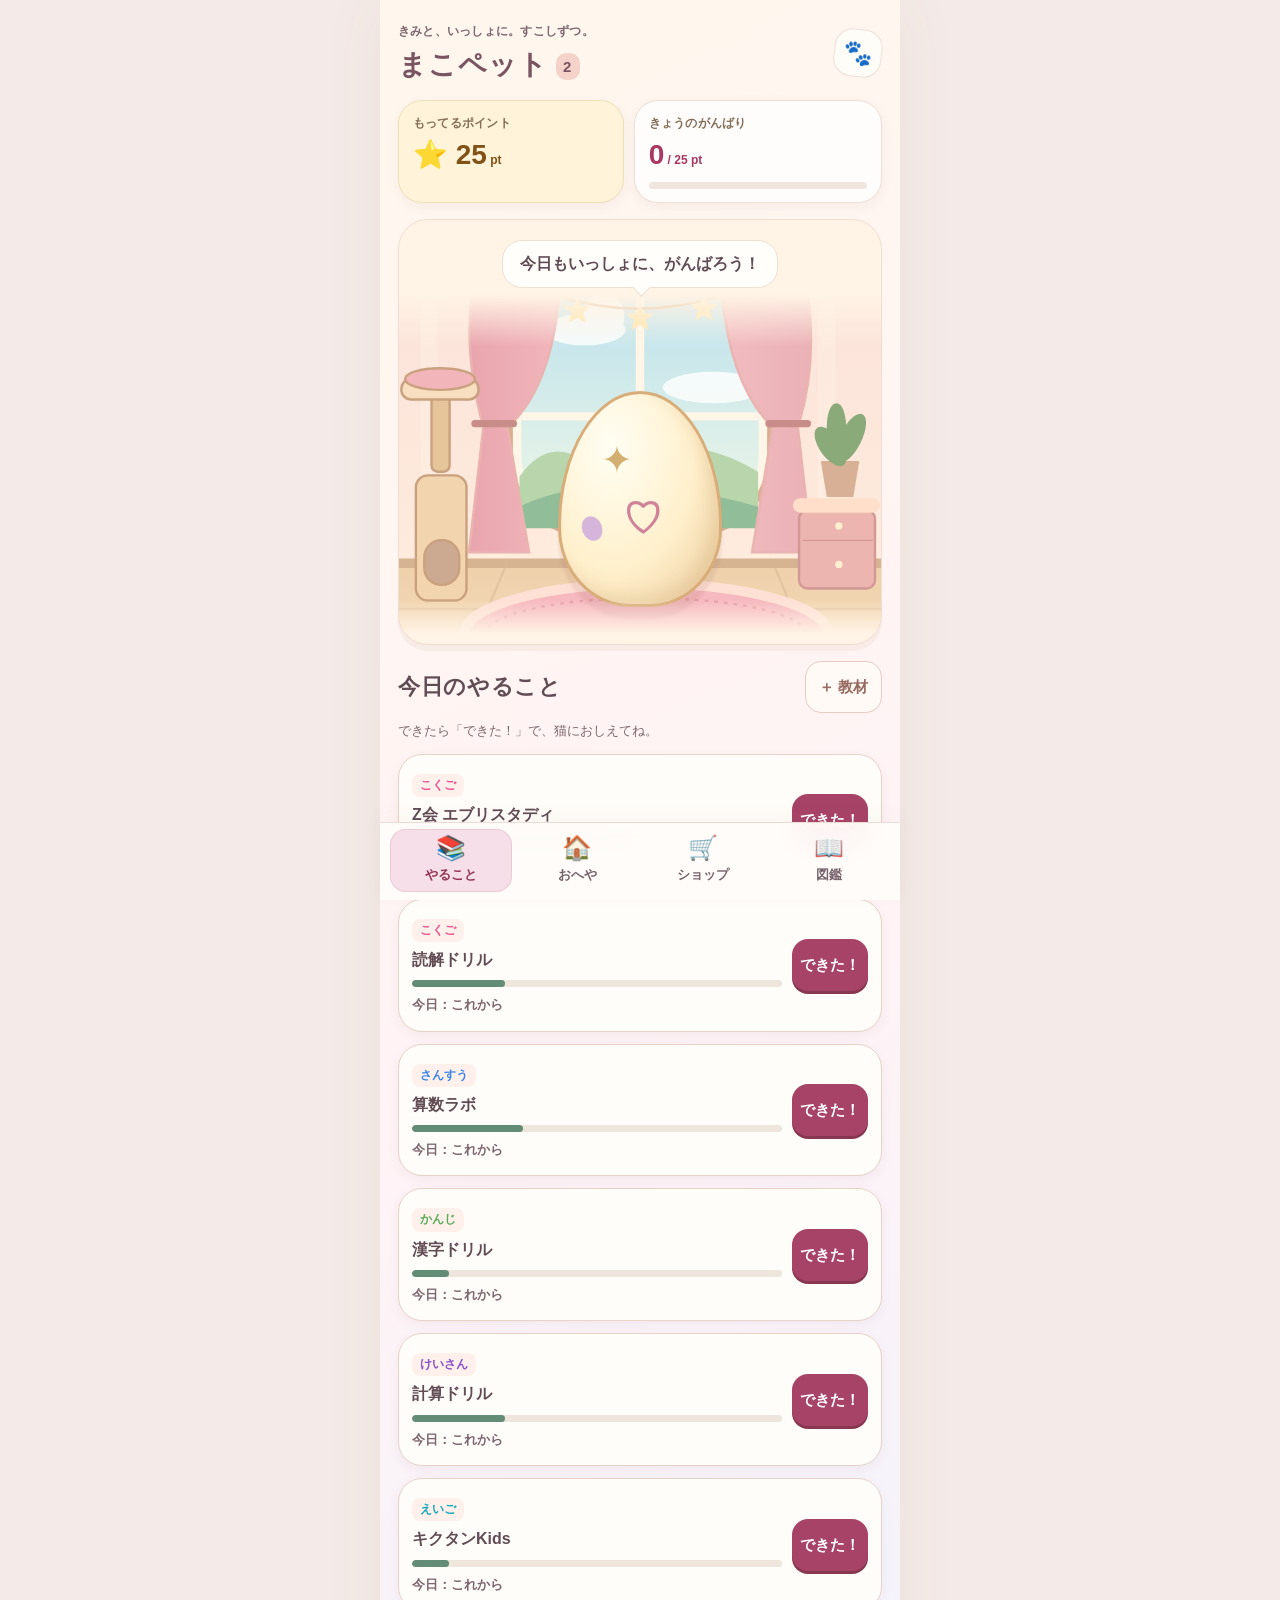
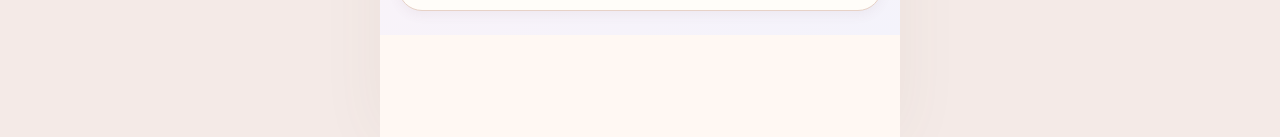
<file: index.html>
<!doctype html>
<html lang="ja">
<head>
<meta charset="utf-8">
<meta name="viewport" content="width=device-width,initial-scale=1,viewport-fit=cover">
<meta name="theme-color" content="#fff7f2">
<link rel="icon" href="data:image/svg+xml,%3Csvg xmlns='http://www.w3.org/2000/svg' viewBox='0 0 40 40'%3E%3Ctext y='32' font-size='32'%3E🐾%3C/text%3E%3C/svg%3E">
<title>まこペット2</title>
<link rel="stylesheet" href="./style.css?v=27">
</head>
<body>
<div class="phone">

<section id="todo" class="page active">
  <header class="todoHeader">
    <div><p class="eyebrow">きみと、いっしょに。すこしずつ。</p><h1>まこペット<span class="brandVersion">2</span></h1></div>
    <span class="brandPaw" aria-hidden="true">🐾</span>
  </header>
  <div class="summary">
    <div class="wallet"><small>もってるポイント</small><b>⭐ <span id="pointsTop">25</span><em> pt</em></b></div>
    <div><small>きょうのがんばり</small><b><span id="todayPoints">0</span><em> / <span id="dailyGoal">25</span> pt</em></b><progress id="dailyProgress" value="0" max="25" aria-label="今日の目標までの進捗"></progress></div>
  </div>
  <div class="petHero">
    <p class="petSpeech" id="petSpeech">今日もいっしょに、がんばろう！</p>
    <div class="petPortrait" id="heroPortrait" role="img" aria-label="おへやで待っている、きみの猫">
      <div id="heroEggScene" class="heroEggScene hidden" aria-hidden="true"><div class="roomEgg"><span>✦</span><i></i><b>♡</b></div></div>
      <div id="heroYoungScene" class="heroYoungScene hidden" aria-hidden="true"><div id="heroYoungCat" class="roomCat">
        <svg id="heroYoungArtwork" class="catArtwork" xmlns="http://www.w3.org/2000/svg"><defs><mask id="heroYoungMask" maskUnits="userSpaceOnUse" x="0" y="0" width="1200" height="1600"><path id="heroYoungClip" fill="white" stroke="black" stroke-width="18"/><path id="heroYoungCut" fill="black"/></mask></defs><image id="heroYoungImage" mask="url(#heroYoungMask)"/></svg>
        <img id="heroYoungRibbon" class="roomWear roomRibbon hidden" alt=""><img id="heroYoungGlasses" class="roomWear roomGlasses hidden" src="./accessories/glasses.png" alt=""><img id="heroYoungHat" class="roomWear roomHat hidden" src="./accessories/hat.png" alt="">
      </div></div>
      <div class="heroScene" aria-hidden="true">
        <img class="heroCat" src="./room.png" alt="">
        <img id="heroRibbon" class="wearItem ribbon hidden" alt="">
        <img id="heroGlasses" class="wearItem glasses hidden" src="./accessories/glasses.png" alt="">
        <img id="heroHat" class="wearItem hat hidden" src="./accessories/hat.png" alt="">
      </div>
    </div>
  </div>
  <div class="tasksHeading"><div><h2>今日のやること</h2></div><button class="addMain" id="addMainBtn" aria-label="教材を追加">＋ 教材</button></div>
  <p class="taskGuide" id="taskGuide">まずは、これからやってみよう。</p>
  <div id="taskList" class="taskList"></div>
</section>

<section id="room" class="page roomPage">
  <header class="roomHeader"><div><p class="eyebrow">きみと育つ、小さな家族</p><h1>おへや</h1></div><div id="roomHud" class="roomWallet"><small>もってるポイント</small><b>⭐ <span id="pointsHud">25</span><small> pt</small></b></div></header>
  <div class="roomPetTitle"><h2 id="petName">こむぎ</h2><span id="petStage" class="stageBadge">たまご</span></div>
  <div id="roomScene" class="roomScene" data-stage="egg" role="img" aria-label="こむぎのおへや">
    <p id="roomSpeech" class="roomSpeech">もうすぐ会えるね。</p>
    <div id="roomCat" class="roomCat hidden" aria-hidden="true">
      <svg id="adultArtwork" class="catArtwork" viewBox="280 365 500 620" xmlns="http://www.w3.org/2000/svg">
        <defs><clipPath id="catSilhouette"><path d="M350 523 Q365 425 389 397 Q404 384 477 462 Q529 459 570 481 Q668 430 688 452 Q705 480 666 593 Q682 652 650 702 L676 739 L689 753 Q684 684 713 672 Q757 655 761 708 Q779 839 669 895 Q667 947 607 960 L555 966 Q536 976 506 967 Q472 976 445 958 Q400 963 389 932 Q354 919 361 869 L387 778 Q383 751 399 730 Q317 701 324 647 L291 633 L323 628 Q328 568 350 523 Z"/></clipPath></defs>
        <image href="./room.png" width="1024" height="1536" clip-path="url(#catSilhouette)"/>
      </svg>
      <svg id="youngArtwork" class="catArtwork hidden" xmlns="http://www.w3.org/2000/svg"><defs><mask id="roomYoungMask" maskUnits="userSpaceOnUse" x="0" y="0" width="1200" height="1600"><path id="roomYoungClip" fill="white" stroke="black" stroke-width="18"/><path id="roomYoungCut" fill="black"/></mask></defs><image id="roomYoungImage" mask="url(#roomYoungMask)"/></svg>
      <img id="wearRibbon" class="roomWear roomRibbon hidden" alt="">
      <img id="wearGlasses" class="roomWear roomGlasses hidden" src="./accessories/glasses.png" alt="">
      <img id="wearHat" class="roomWear roomHat hidden" src="./accessories/hat.png" alt="">
    </div>
    <div id="roomEgg" class="roomEgg" aria-hidden="true"><span>✦</span><i></i><b>♡</b></div>
    <span class="sceneFlower" aria-hidden="true">✿</span>
  </div>
  <div class="careStatus"><div class="careLabel"><span id="bellyMood">♡ おなか</span><b><span id="bellyHud">32</span><small> / 50</small></b></div><progress id="bellyGauge" value="32" max="50" aria-label="おなかの満足度"></progress><p id="bellyMessage">ごはんで、にっこり。</p></div>
  <div class="roomActions"><button class="careButton foodAction" id="roomFoodBtn"><span aria-hidden="true">🍚</span><b>ごはん</b><small>おなかも成長も</small></button><button class="careButton dressAction" id="roomDressBtn"><span aria-hidden="true">🎀</span><b>きせかえ</b><small>おしゃれしよう</small></button></div>
  <section class="growthCard" aria-labelledby="growthTitle"><div class="growthHeader"><h2 id="growthTitle">🌱 せいちょう</h2><span id="growthTotal">0 EXP</span></div><p id="growthRemaining">あかちゃんまで あと10 EXP</p><progress id="growthGauge" value="0" max="10" aria-label="次の成長までの経験値"></progress><ol id="growthSteps" class="growthSteps"><li>たまご</li><li>あかちゃん</li><li>こねこ</li><li>おとな</li></ol><p class="growthHint">お勉強1ptで1 EXP。ごはんでも2 EXP！</p><button id="roomStudyBtn" class="studyLink">📚 今日のやることへ</button></section>
</section>

<section id="shop" class="page shopHtml" aria-labelledby="shopTitle">
  <header class="shopHeader">
    <p class="shopEyebrow">ねこに、とっておきのプレゼント</p>
    <h1 id="shopTitle">ショップ</h1>
    <div class="shopWallet"><span class="walletStar" aria-hidden="true">★</span><div><span>つかえるポイント</span><p><strong id="shopPoints">25</strong> <b>pt</b></p></div><span class="walletSpark" aria-hidden="true">✧</span></div>
  </header>
  <div class="shopTabs" role="tablist" aria-label="商品の種類">
    <button id="foodTab" role="tab" aria-selected="true" aria-controls="foodShop" data-tab="foodShop" class="active"><span aria-hidden="true">🍎</span> ごはん</button>
    <button id="dressTab" role="tab" aria-selected="false" aria-controls="dressShop" tabindex="-1" data-tab="dressShop"><span aria-hidden="true">🎀</span> きせかえ</button>
  </div>
  <div id="foodShop" class="shopPane active" role="tabpanel" aria-labelledby="foodTab">
    <p class="shopHint">買ったごはんは、おへやであげよう♪</p>
    <div class="shopGrid" id="foodProducts"></div>
  </div>
  <div id="dressShop" class="shopPane" role="tabpanel" aria-labelledby="dressTab">
    <p class="shopHint">お気に入りを、おへやで着せてあげよう♪</p>
    <div class="shopGrid" id="dressProducts"></div>
  </div>
</section>

<section id="book" class="page collectionPage" aria-labelledby="bookTitle">
  <header class="collectionHeader"><p class="eyebrow">いっしょに育つ、出会いのアルバム</p><h1 id="bookTitle">ねこずかん <span aria-hidden="true">🐾</span></h1><div class="collectionSummary"><div><strong id="discoveredCount">0 / 6</strong><span>出会ったねこ</span></div><div><strong id="completedCount">0</strong><span>コンプリート</span></div></div></header>
  <p class="collectionHint">育てたねことの思い出が、ここに増えていくよ。</p><div id="catGrid" class="catGrid"></div>
  <p class="collectionFootnote">まだ知らないねこも、いつかきみの家族に。<br>新しいねことの出会いは、これからのお楽しみ。</p>
</section>

<nav class="bottomNav" aria-label="メインメニュー">
  <button data-page="todo" id="nav-todo" class="on" aria-current="page"><span aria-hidden="true">📚</span>やること</button>
  <button data-page="room" id="nav-room"><span aria-hidden="true">🏠</span>おへや</button>
  <button data-page="shop" id="nav-shop"><span aria-hidden="true">🛒</span>ショップ</button>
  <button data-page="book" id="nav-book"><span aria-hidden="true">📖</span>図鑑</button>
</nav>

<div id="catModal" class="modal hidden" role="dialog" aria-modal="true" aria-labelledby="catModalTitle"><div class="panel catPanel"><button class="close" id="closeCatModal" aria-label="図鑑の詳細を閉じる">×</button><h2 id="catModalTitle"></h2><div id="catModalBody"></div></div></div>
<div id="purchaseSuccess" class="purchaseSuccess hidden" role="status" aria-live="polite" aria-atomic="true"><span aria-hidden="true">✦ ♡ ✦</span><strong id="purchaseTitle"></strong><span id="purchaseMessage"></span></div>
<div id="toast" class="toast hidden" role="status" aria-live="polite" aria-atomic="true"></div>

<div id="scoreSuccess" class="scoreSuccess hidden" role="status" aria-live="polite" aria-atomic="true">
  <span class="successStars" aria-hidden="true">✦ ⭐ ✦</span>
  <strong id="successPoints"></strong><span id="successMessage"></span><span id="successGrowth" class="hidden"></span>
</div>

<div id="scoreModal" class="modal hidden" role="dialog" aria-modal="true" aria-labelledby="scoreTitle" aria-describedby="scoreTaskName">
  <div class="panel scorePanel">
    <button class="close" id="closeScoreModal" aria-label="評価を閉じる">×</button>
    <p class="eyebrow">きょうのがんばり</p>
    <h2 id="scoreTitle">どのくらいできた？</h2>
    <p id="scoreTaskName" class="scoreTaskName"></p>
    <div id="scoreOptions" class="pointBtns" role="group" aria-label="今日の評価"></div>
    <p id="scorePreview" class="scorePreview" aria-live="polite">評価をえらんでね</p>
    <button id="confirmScoreBtn" class="saveBtn" disabled>これで決定！</button>
    <button id="editScoreTaskBtn" class="editSmall">教材・進捗を編集</button>
  </div>
</div>

<div id="itemModal" class="modal hidden" role="dialog" aria-modal="true" aria-labelledby="itemModalTitle">
  <div class="panel">
    <button class="close" id="closeItemModal" aria-label="もちものを閉じる">×</button>
    <h2 id="itemModalTitle">もちもの</h2>
    <div id="itemModalBody" class="modalBody"></div>
  </div>
</div>

<div id="taskEditor" class="modal hidden" role="dialog" aria-modal="true" aria-labelledby="editorTitle">
  <div class="panel editorPanel">
    <button class="close" id="closeTaskEditor" aria-label="教材の編集を閉じる">×</button>
    <h2 id="editorTitle">教材を追加</h2>
    <input type="hidden" id="editId">
    <label for="subjectInput">科目</label>
    <select id="subjectInput">
      <option>こくご</option><option>さんすう</option><option>かんじ</option>
      <option>けいさん</option><option>えいご</option><option>そのた</option>
    </select>
    <label for="nameInput">ドリル名</label><input id="nameInput" placeholder="例：Z会 エブリスタディ" maxlength="100">
    <label for="nowInput">進んだページ / ぜんぶのページ</label>
    <div class="row"><input id="nowInput" type="number" inputmode="numeric" min="0" step="1" value="0"><span>/</span><input id="totalInput" aria-label="ぜんぶのページ" type="number" inputmode="numeric" min="1" step="1" value="30"></div>
    <label for="priorityInput">優先度</label>
    <select id="priorityInput"><option>高</option><option>中</option><option>低</option></select>
    <label for="dateInput">期限</label><input id="dateInput" type="date">
    <button class="saveBtn" id="saveTaskBtn">保存</button>
    <button id="deleteBtn" class="deleteBtn hidden">削除</button>
  </div>
</div>

</div>
<script src="./catalog.js?v=25"></script>
<script src="./cats.js?v=26"></script>
<script src="./app.js?v=27"></script>
</body>
</html>
</file>
<file: style.css>
:root{--ink:#614c49;--muted:#86716b;--pink:#c95178;--line:#efdfd9;--nav-height:78px;--safe-bottom:env(safe-area-inset-bottom,0px)}
*{box-sizing:border-box}.hidden{display:none!important}
html{min-height:100%;background:#f4eae7;scroll-padding-bottom:calc(var(--nav-height) + var(--safe-bottom) + 20px)}
body{margin:0;color:var(--ink);font-family:-apple-system,BlinkMacSystemFont,"Hiragino Maru Gothic ProN","Yu Gothic",sans-serif;line-height:1.6;-webkit-text-size-adjust:100%}
button,input,select{font:inherit;color:inherit}button{cursor:pointer;touch-action:manipulation;min-height:48px;min-width:48px}button:active{transform:translateY(1px)}
button:focus-visible,summary:focus-visible,input:focus-visible,select:focus-visible{outline:3px solid #9675b4;outline-offset:4px}
.phone{position:relative;width:100%;max-width:520px;min-height:100dvh;margin:auto;background:#fff8f3;padding-bottom:calc(var(--nav-height) + var(--safe-bottom) + 24px);box-shadow:0 0 60px #76584710}
.page{position:relative;display:none;min-width:0}.page.active{display:block}
#todo{padding:18px 20px 12px;background:radial-gradient(ellipse at 5% 20%,#fde9dc 0,transparent 55%),#fff8f3}
.todoHeader{display:flex;align-items:center;justify-content:space-between;gap:12px;margin-bottom:16px}
.eyebrow{font-size:12px;font-weight:700;letter-spacing:.06em;color:var(--muted);margin:0 0 5px}.todoHeader h1{font-size:27px;letter-spacing:.04em;line-height:1.3;margin:0;color:#815956}
.brandVersion{display:inline-grid;place-items:center;font-size:15px;background:#f5d3ca;border-radius:10px;width:24px;height:27px;margin-left:7px;vertical-align:middle}.brandPaw{display:grid;place-items:center;width:48px;height:48px;background:#fffdf8;border:1px solid var(--line);border-radius:18px;font-size:24px;transform:rotate(8deg)}
.summary{display:grid;grid-template-columns:1fr 1.1fr;gap:10px;margin-bottom:16px}.summary>div{min-width:0;background:#fffdfb;border:1px solid #eeded5;border-radius:21px;padding:13px 14px;box-shadow:0 4px 0 #efdfd34d}.summary .wallet{background:#fff4d9;border-color:#f0dfb5}.summary small{display:block;font-size:12px;font-weight:700;letter-spacing:.02em;color:#846d58;margin-bottom:3px}.summary b{font-size:25px;line-height:1.35;color:#805218;overflow-wrap:anywhere}.summary em{font-style:normal;font-size:12px;font-weight:700}.summary>div:last-child b{color:#a93861}
progress{appearance:none;display:block;width:100%;height:7px;border:0;border-radius:20px;overflow:hidden;background:#f0e6df;margin-top:8px}progress::-webkit-progress-bar{background:#f0e6df}progress::-webkit-progress-value{background:#b34e72;border-radius:20px}progress::-moz-progress-bar{background:#dd95a4;border-radius:20px}
.petHero{position:relative;overflow:hidden;border:1px solid #efddd1;border-radius:30px;background:#fff4e6;box-shadow:0 6px 0 #e9d9ce55;padding-top:12px;padding-bottom:10px;margin-bottom:20px}
.petSpeech{position:relative;z-index:2;width:fit-content;max-width:calc(100% - 24px);margin:8px auto 0;padding:10px 17px;background:#fffefa;border:1px solid #eddfd2;border-radius:20px;font-size:14px;font-weight:800;text-align:center}.petSpeech:after{content:"";position:absolute;bottom:-7px;left:48%;width:12px;height:12px;background:#fffefa;border-right:1px solid #eddfd2;border-bottom:1px solid #eddfd2;transform:rotate(45deg)}
.petPortrait{position:relative;aspect-ratio:1.3;overflow:hidden;margin-top:7px;isolation:isolate;mask-image:linear-gradient(transparent,#000 15%,#000 90%,transparent)}.heroScene{position:absolute;top:-45%;left:-9%;width:118%;aspect-ratio:2/3}.heroCat{display:block;width:100%;height:100%}
.tasksHeading{display:flex;align-items:center;justify-content:space-between;gap:10px}.tasksHeading h2{font-size:22px;letter-spacing:.03em;line-height:1.4;margin:0}.tasksHeading .eyebrow{font-size:12px}.addMain{border:1px solid #e8cbc2;background:#fffaf6;color:#976a60;border-radius:16px;padding:10px 13px;font-size:13px;font-weight:800;flex-shrink:0}.taskGuide{font-size:12px;color:var(--muted);margin:8px 0 12px}
.taskList{display:grid;gap:10px}
.taskCard{width:100%;display:flex;align-items:center;gap:14px;text-align:left;padding:15px 16px;border:1px solid #e7d2c7;border-radius:22px;background:#fffdfb;box-shadow:0 3px 0 #eee1d880;min-width:0}
.compactMain{display:block;flex:1;min-width:0}.subjectChip{display:inline-block;background:#fff0eb;border-radius:8px;padding:2px 8px;font-size:12px;font-weight:800}.taskName{display:block;margin:6px 0 9px;font-size:16px;line-height:1.45;overflow-wrap:anywhere}
.progress{display:block;height:7px;background:#eee5dc;border-radius:99px;overflow:hidden;margin:0 0 8px}.progress span{display:block;height:100%;border-radius:99px;background:#628c76}.taskStatus{display:block;font-size:12px;color:#786258;line-height:1.5;font-weight:600}
.doneAction{display:grid;place-items:center;flex-shrink:0;min-width:78px;min-height:48px;padding:10px 11px;border-radius:16px;background:#aa3f66;color:#fff;font-size:13px;font-weight:800;box-shadow:0 3px 0 #873750}
.taskCard.completed{background:#f2f8ef;border-color:#b6cfb7}.completed .taskStatus{color:#306248;font-weight:800}.completed .doneAction{background:#e3eee0;color:#315d43;box-shadow:none;font-size:12px;border:1px solid #a6c5a7}
.emptyTasks{padding:35px 15px;text-align:center;background:#fffdfb;border:1px dashed #dcbdb2;border-radius:22px}
.pointBtns{display:grid;grid-template-columns:repeat(2,minmax(0,1fr));gap:10px}.pointBtns button{border:1px solid #e0ccc0;border-radius:17px;background:#fffaf4;min-height:80px;padding:12px 6px;display:flex;flex-direction:column;align-items:center;justify-content:center;gap:5px;font-size:12px;font-weight:700}.pointBtns button b{font-size:21px;color:#8a5b20}.pointBtns button.on{border:2px solid #a83d65;background:#f9e3ed;color:#842547;box-shadow:0 3px 0 #e1b1c4}.pointBtns button.on b{color:#842547}
.editSmall{min-height:48px;border:0;background:#f1e9e3;border-radius:12px;padding:10px 12px;font-size:12px;font-weight:700}
.scorePanel h2{margin-bottom:12px}.scoreTaskName{margin:0 0 20px;font-size:13px;overflow-wrap:anywhere;color:#79604f}.scorePreview{font-size:13px;color:#805226;font-weight:700;text-align:center;min-height:42px;margin:16px 0 0}.scorePanel .saveBtn{margin-top:6px;background:#aa3f66;font-size:17px;box-shadow:0 3px 0 #873750}.scorePanel .saveBtn:disabled{background:#e0d3cf;color:#715f5d;box-shadow:none;cursor:default}.scorePanel .editSmall{display:block;margin:15px auto 0;background:transparent;color:#755c56;text-decoration:underline}
.scoreSuccess{position:fixed;left:50%;top:50%;transform:translate(-50%,-50%);width:min(300px,calc(100% - 48px));padding:23px 18px;background:#fff5d9;border:2px solid #dab15c;border-radius:30px;box-shadow:0 12px 60px #74472935;text-align:center;z-index:90;pointer-events:none;color:#704916}.scoreSuccess strong{display:block;font-size:36px;line-height:1.4;color:#985121}.scoreSuccess>span:last-child{display:block;font-weight:800;font-size:13px;margin-top:5px}.successStars{font-size:25px;color:#be7a12;letter-spacing:10px}
@media(prefers-reduced-motion:no-preference){.scoreSuccess{animation:rewardPop 2.2s ease both}@keyframes rewardPop{0%{opacity:0;transform:translate(-50%,-40%) scale(.88)}15%,85%{opacity:1;transform:translate(-50%,-50%) scale(1)}100%{opacity:0;transform:translate(-50%,-60%) scale(.98)}}}
.bottomNav{position:fixed;bottom:0;left:50%;transform:translateX(-50%);width:100%;max-width:520px;height:calc(var(--nav-height) + var(--safe-bottom));padding:8px 10px calc(8px + var(--safe-bottom));display:grid;grid-template-columns:repeat(4,minmax(0,1fr));gap:4px;background:#fffcf9f5;border-top:1px solid #ebdbd4;box-shadow:0 -6px 22px #75503d08;backdrop-filter:blur(12px);z-index:60}.bottomNav button{border:0;background:transparent;border-radius:17px;color:#88746d;font-size:12px;font-weight:800;display:flex;align-items:center;justify-content:center;flex-direction:column;gap:3px;padding:5px 1px}.bottomNav button>span{font-size:23px;line-height:1.1}.bottomNav button.on{background:#f8e0e6;color:#a24765;box-shadow:inset 0 0 0 1px #eccbd5}
/* Accessories used by the original adult portrait. */

.wearItem{position:absolute;display:block;object-fit:contain;filter:drop-shadow(0 4px 5px rgba(110,45,75,.22))}.ribbon{left:40%;top:27%;width:25%;z-index:8}.glasses{left:35.5%;top:39%;width:30%;z-index:9}.hat{left:35%;top:23%;width:34%;z-index:10}
.foodAction{left:17%;background:#bde7ff}.dressAction{right:17%;background:#ffd0e2}

/* Shop styles stay scoped so room and study layouts remain independent. */
.shopHtml{background:linear-gradient(160deg,#fff6ec,#fff3f7 55%,#f5f0ff);padding-bottom:28px;color:#624b50}
.shopHeader{padding:25px 18px 18px}.shopEyebrow{margin:0 0 5px;font-size:12px;font-weight:700;letter-spacing:.06em;color:#916879}.shopHeader h1{font-size:28px;margin:0 0 17px;letter-spacing:.06em}
.shopWallet{display:flex;align-items:center;gap:16px;padding:17px 20px;background:#fffcf4;border:2px solid #edcf85;border-radius:24px;box-shadow:0 5px 0 #efdeb766}.shopWallet span:not(.walletStar):not(.walletSpark){font-size:13px;font-weight:700}.shopWallet p{margin:2px 0 0;color:#86601e;line-height:1.1}.shopWallet strong{font-size:40px;letter-spacing:.02em}.shopWallet b{font-size:20px}.walletStar{font-size:40px;color:#d49723;text-shadow:0 3px #f8dfa3}.walletSpark{margin-left:auto;color:#cea654;font-size:32px}
.shopTabs{display:grid;grid-template-columns:1fr 1fr;gap:8px;margin:0 16px;padding:5px;border-radius:20px;background:#eedee6}.shopTabs button{min-height:52px;border:0;border-radius:15px;background:transparent;color:#72555f;font-size:17px;font-weight:800}.shopTabs button.active{background:#a94c70;color:white;box-shadow:0 3px 7px #8c456332}.shopTabs button:focus-visible,.productBuy:focus-visible{outline:3px solid #6b4aaf;outline-offset:3px}
.shopPane{display:none;padding:0 16px 12px}.shopPane.active{display:block}.shopHint{font-size:12px;text-align:center;margin:15px 0 17px;color:#80616b;line-height:1.6}
.shopGrid{display:grid;grid-template-columns:repeat(2,minmax(0,1fr));gap:13px}.shopCard{min-width:0;display:flex;flex-direction:column;align-items:stretch;background:#fffdfb;border:1px solid #efdee2;border-radius:24px;padding:10px 11px 12px;box-shadow:0 5px 12px #875d7110;text-align:center}.productArt{height:99px;display:grid;place-items:center;background:radial-gradient(ellipse,#ffefdf, #fff8ef 68%);border-radius:17px;margin-bottom:10px}.productArt img{width:100%;height:90px;object-fit:contain;max-width:120px}.shopCard h2{font-size:15px;line-height:1.5;margin:0;font-weight:800}.productDetail{font-size:12px;color:#886e73;margin:4px 0 7px}.productPrice{margin:0;color:#966318;font-size:21px;font-weight:900}.productStatus{font-size:12px;line-height:1.5;margin:6px 0 9px;color:#80646c;min-height:17px}.productBuy{margin-top:auto;min-height:48px;width:100%;border:0;border-radius:14px;background:#ae486e;color:white;font-size:15px;font-weight:800;box-shadow:0 3px 0 #863c55}.productBuy:active:not(:disabled){transform:translateY(2px);box-shadow:0 1px 0 #863c55}.productBuy:disabled{cursor:default;opacity:1;background:#eee4e9;color:#795b69;box-shadow:none}.shopCard.owned{border-color:#afd0bb;background:#f7fcf7}.shopCard.owned .productBuy{background:#dcefe1;color:#35674c}.shopCard.owned .productStatus{color:#35674c}
.purchaseSuccess{position:fixed;z-index:90;left:50%;top:40%;transform:translate(-50%,-50%);width:min(320px,calc(100vw - 40px));padding:24px 18px;display:flex;flex-direction:column;gap:10px;text-align:center;border:2px solid #e9c68d;border-radius:26px;background:#fffaf0f5;box-shadow:0 12px 50px #70435240;color:#785126;pointer-events:none;animation:purchasePop .25s ease-out}.purchaseSuccess>span:first-child{font-size:26px;color:#b4567d}.purchaseSuccess strong{font-size:18px}.purchaseSuccess>span:last-child{font-size:13px}
@keyframes purchasePop{from{opacity:0;transform:translate(-50%,-40%) scale(.9)}to{opacity:1;transform:translate(-50%,-50%) scale(1)}}
@media(prefers-reduced-motion:reduce){.purchaseSuccess{animation:none}}
/* Dialogs sit above the navigation; their panels scroll independently. */
body.modalOpen{position:fixed;width:100%;overflow:hidden}.modal{position:fixed;inset:0;z-index:100;display:flex;align-items:center;justify-content:center;padding:16px;background:#513e4d70;backdrop-filter:blur(4px);overscroll-behavior:contain}.panel{position:relative;width:100%;max-width:460px;max-height:calc(100dvh - 32px - env(safe-area-inset-top,0px) - var(--safe-bottom));overflow-y:auto;overscroll-behavior:contain;-webkit-overflow-scrolling:touch;border-radius:26px;background:#fffaf7;padding:24px;box-shadow:0 16px 70px #49303b33;scroll-padding:24px}.panel h2{font-size:21px;margin:0 48px 22px 0}.close{position:absolute;right:12px;top:12px;width:48px;height:48px;border:0;background:#f3e6e5;border-radius:50%;font-size:26px;line-height:1}
.editorPanel label{display:block;font-size:13px;font-weight:800;margin:16px 0 7px}.editorPanel input:not([type=hidden]),.editorPanel select{display:block;width:100%;min-width:0;min-height:50px;border:1px solid #ddc9c2;background:white;border-radius:13px;padding:11px;font-size:16px}.row{display:grid;grid-template-columns:minmax(0,1fr) auto minmax(0,1fr);gap:10px;align-items:center}.saveBtn{width:100%;border:0;border-radius:15px;background:#bc597a;color:white;font-weight:800;padding:14px;margin-top:24px}.deleteBtn{width:100%;border:1px solid #e7bfc2;background:#fff5f4;color:#a94e57;border-radius:15px;padding:12px;margin-top:12px}
.modalBody{display:grid;gap:10px}.modalBody button{display:flex;justify-content:space-between;align-items:center;gap:12px;flex-wrap:wrap;text-align:left;background:white;border:1px solid var(--line);border-radius:16px;padding:14px;font-size:14px;font-weight:700}.modalBody button span{font-size:12px;color:var(--muted)}
.toast{position:fixed;left:50%;bottom:calc(var(--nav-height) + var(--safe-bottom) + 14px);transform:translateX(-50%);width:max-content;max-width:min(440px,calc(100% - 32px));z-index:150;background:#665053;color:white;border-radius:18px;padding:13px 20px;box-shadow:0 6px 24px #482f3426;font-size:14px;font-weight:700;text-align:center;pointer-events:none}
@media(min-width:521px){#todo{padding:28px}.todoHeader h1{font-size:30px}.summary b{font-size:28px}.petSpeech{font-size:16px}}
@media(max-width:350px){#todo{padding:18px 12px}.summary>div{padding:12px 10px}.summary b{font-size:23px}.tasksHeading h2{font-size:20px}.taskCard{padding:13px;gap:10px}.doneAction{min-width:72px;padding:9px}.taskName{font-size:15px}.panel{padding:20px}.petSpeech{font-size:12px}}
@media(prefers-reduced-motion:no-preference){button{transition:background .16s,box-shadow .16s}.progress span{transition:width .3s}}

/* Pet room: independent scenery, character, accessories and live status. */
.roomPage{padding:20px 18px;background:linear-gradient(#fff6ed,#fff5f2)}
.roomHeader{display:flex;justify-content:space-between;gap:12px;align-items:center;margin-bottom:14px}.roomHeader h1{font-size:25px;margin:0;line-height:1.3}.roomHeader .eyebrow{font-size:12px}.roomWallet{background:#fff0cb;border:1px solid #e9d1a0;border-radius:18px;padding:9px 13px;min-width:120px}.roomWallet>small{display:block;font-size:12px;color:#806543}.roomWallet b{display:block;font-size:23px;line-height:1.35;color:#835316;overflow-wrap:anywhere}.roomWallet b small{font-size:12px}
.roomPetTitle{display:flex;justify-content:center;align-items:center;gap:10px;margin:8px 0 12px}.roomPetTitle h2{margin:0;font-size:21px;overflow-wrap:anywhere}.stageBadge{font-size:12px;background:#e9efdf;color:#506c46;border:1px solid #c9d6ba;border-radius:99px;padding:3px 10px;font-weight:800}
.roomScene{position:relative;aspect-ratio:1.05;border-radius:30px;overflow:hidden;isolation:isolate;background:#f8dfce url('./room-backdrop.svg') center/cover;border:1px solid #eacfc0;box-shadow:0 5px 0 #ecdbd05c}
.roomSpeech{position:absolute;top:12px;left:50%;transform:translateX(-50%);margin:0;width:max-content;max-width:calc(100% - 20px);border:1px solid #eedacb;background:#fffdf4ed;border-radius:18px;padding:9px 13px;text-align:center;font-size:12px;font-weight:800;z-index:5;box-shadow:0 3px 12px #6a423710}
.roomCat{position:absolute;bottom:4%;left:50%;transform:translateX(-50%);width:70%;aspect-ratio:500/620;filter:drop-shadow(0 6px 3px #7b504d25)}.catArtwork{display:block;width:100%;height:100%}.roomScene[data-stage=baby] .roomCat{width:60%}.roomScene[data-stage=kitten] .roomCat{width:66%}.roomScene[data-stage=adult] .roomCat{width:68%}
.roomWear{position:absolute;object-fit:contain;pointer-events:none;filter:drop-shadow(0 2px 2px #75423d20)}.roomRibbon{left:30%;top:19%;width:30%;z-index:3;transform:rotate(7deg)}.roomGlasses{left:16%;top:36%;width:46%;z-index:4;transform:rotate(8deg)}.roomHat{left:13%;top:1%;width:62%;z-index:5;transform:rotate(7deg)}
.roomEgg{position:absolute;bottom:12%;left:50%;transform:translateX(-50%);width:42%;aspect-ratio:.76;background:radial-gradient(ellipse at 32% 25%,#fffef3 0,#fff0cc 55%,#eac99a 100%);border:3px solid #d8ad79;border-radius:52% 52% 46% 46% / 65% 65% 38% 38%;box-shadow:inset -9px -8px 14px #c7986630,0 12px 3px #9b6c5e22;color:#cf8298;text-align:center}.roomEgg span{position:absolute;left:25%;top:17%;font-size:38px;color:#d4af72}.roomEgg b{position:absolute;left:39%;top:50%;font-size:39px;line-height:1}.roomEgg i{position:absolute;left:13%;top:58%;width:20px;height:25px;border-radius:50%;background:#d5b5da;transform:rotate(-20deg)}.sceneFlower{position:absolute;right:9%;bottom:8%;font-size:30px;color:#e78b9f}
.careStatus{padding:14px 4px 10px}.careLabel{display:flex;align-items:center;justify-content:space-between;font-size:13px;font-weight:800}.careLabel b{color:#ad4569}.careLabel small{font-size:12px;color:#8a6d62}.careStatus progress{height:10px}.careStatus p{margin:5px 0 0;font-size:12px;color:#866d60}
.roomActions{display:grid;grid-template-columns:1fr 1fr;gap:12px;margin:2px 0 18px}.careButton{position:static;width:100%;border:1px solid #d7bdc1;border-radius:22px;min-height:94px;display:grid;grid-template-columns:auto auto;justify-content:center;align-content:center;column-gap:10px;row-gap:0;padding:12px 6px;box-shadow:0 4px 0 #dbc3bc66}.careButton>span{font-size:31px;grid-row:1/3;align-self:center}.careButton b{font-size:19px;line-height:1.5}.careButton small{font-size:12px;font-weight:600}.careButton.foodAction{background:#e3f1f1;color:#376464;border-color:#b6d5d3}.careButton.dressAction{background:#f8dfe9;color:#953d61;border-color:#ddb9ca}
.growthCard{padding:17px;background:#fffdf9;border:1px solid #e7d7c7;border-radius:23px}.growthHeader{display:flex;justify-content:space-between;align-items:center;gap:10px}.growthHeader h2{margin:0;font-size:15px}.growthHeader span{font-size:12px;font-weight:800;color:#527344}.growthCard>p{margin:9px 0 0;font-size:12px;font-weight:700}.growthCard progress{height:11px}.growthCard progress::-webkit-progress-value{background:#6e9a72}.growthCard progress::-moz-progress-bar{background:#6e9a72}.growthSteps{list-style:none;display:grid;grid-template-columns:repeat(4,1fr);gap:3px;padding:0;margin:9px 0;color:#927f73;font-size:12px;text-align:center}.growthSteps li{padding:4px 0;border-radius:8px}.growthSteps .reached{color:#466944;background:#edf3e7}.growthSteps [aria-current]{color:#fff;background:#5b8057;font-weight:800}.growthCard .growthHint{font-size:12px;font-weight:500;color:#877165}.studyLink{display:block;width:100%;border:0;background:#f8ede5;color:#795a49;border-radius:14px;font-size:12px;font-weight:700;margin-top:12px}
#successGrowth{display:block;border-top:1px solid #e7c885;margin-top:12px;padding-top:10px;color:#56763c;font-size:14px;font-weight:800;line-height:1.6}
@media(max-width:350px){.roomPage{padding:16px 12px}.roomSpeech{font-size:12px;padding:8px 10px}.roomWallet{min-width:110px}.careButton{column-gap:6px}.careButton b{font-size:17px}.careButton small{font-size:12px}}
@media(prefers-reduced-motion:no-preference){.roomEgg{animation:eggSway 4s ease-in-out infinite}@keyframes eggSway{0%,80%,100%{transform:translateX(-50%) rotate(0)}86%{transform:translateX(-50%) rotate(-4deg)}93%{transform:translateX(-50%) rotate(4deg)}}}

.heroEggScene{position:absolute;inset:0;background:url(./room-backdrop.svg) center/cover}.heroEggScene .roomEgg{width:34%;bottom:8%}

/* Each younger age uses its own illustration and face anchors, not a scaled adult. */
.roomScene[data-stage=baby] .roomCat,.roomCat[data-stage=baby]{width:56%;aspect-ratio:955/1145}
.roomScene[data-stage=kitten] .roomCat,.roomCat[data-stage=kitten]{width:56%;aspect-ratio:875/1240}
.roomCat[data-stage=baby] .roomGlasses{left:18%;top:32%;width:60%;transform:none}
.roomCat[data-stage=baby] .roomHat{left:18%;top:-1%;width:62%;transform:none}
.roomCat[data-stage=baby] .roomRibbon{left:48%;top:12%;width:30%;transform:rotate(10deg)}
.roomCat[data-stage=kitten] .roomGlasses{left:20%;top:29%;width:52%;transform:none}
.roomCat[data-stage=kitten] .roomHat{left:17%;top:-1%;width:60%;transform:none}
.roomCat[data-stage=kitten] .roomRibbon{left:48%;top:12%;width:29%;transform:rotate(10deg)}
.heroYoungScene{position:absolute;inset:0;background:url(./room-backdrop.svg) center/cover}
.heroYoungScene .roomCat[data-stage=baby]{width:51%;bottom:1%}
.heroYoungScene .roomCat[data-stage=kitten]{width:51%;bottom:1%}

/* Collection: scoped cards and detail content reuse the existing modal behavior. */
.collectionPage{background:linear-gradient(150deg,#fff8eb,#f8f1fb 60%,#eff8f5);padding:24px 16px 28px;color:#644c59}.collectionHeader h1{font-size:28px;margin:8px 0 20px;display:flex;align-items:center;justify-content:space-between}.collectionHeader h1 span{font-size:28px;opacity:.55}.collectionSummary{display:grid;grid-template-columns:1.3fr 1fr;background:#fffdf8;border:2px solid #ead7af;border-radius:24px;padding:16px 8px;box-shadow:0 4px 0 #e8d6b633}.collectionSummary>div{display:flex;flex-direction:column;gap:5px;align-items:center}.collectionSummary>div+div{border-left:1px solid #eedfc9}.collectionSummary strong{font-size:28px;color:#906224}.collectionSummary span{font-size:12px;font-weight:700}.collectionHint{font-size:12px;text-align:center;line-height:1.7;margin:20px 0}.catGrid{display:grid;grid-template-columns:repeat(2,minmax(0,1fr));gap:13px}.catCard{min-width:0;display:flex;flex-direction:column;align-items:stretch;gap:8px;padding:12px 9px 15px;border:1px solid #e4d7e9;border-radius:23px;background:#fffdfb;color:#654d5d;box-shadow:0 5px 12px #7457740c;text-align:center}.catCard:focus-visible{outline:3px solid #9e6489;outline-offset:3px}.catNumber{text-align:left;font-size:12px;letter-spacing:.1em;color:#937688;padding-left:4px}.catPicture{width:100%;height:105px;display:grid;place-items:center;border-radius:16px;background:#fffcf5;overflow:hidden}.catPicture svg{width:100%;height:100%}.catPicture.undiscovered{background:#f0eaf3}.undiscovered svg{max-width:130px;padding:8px;fill:#b7a8c3}.undiscovered text{fill:#fffafc;font-size:33px;font-weight:800}.catCard>strong{font-size:14px;line-height:1.5}.catStatus{font-size:12px;color:#896a7b;line-height:1.5}.catCard.complete{border-color:#d8bc76;background:#fffdf1}.complete .catStatus{color:#88621e;font-weight:800;background:#f8eac4;border-radius:12px;padding:4px 0}.collectionFootnote{text-align:center;font-size:12px;color:#8b7080;line-height:1.9;margin:24px 0 0}.catPanel h2{font-size:20px}.catPanel .catPicture{height:170px;max-width:270px;margin:0 auto}.catDetailIntro{text-align:center;line-height:1.7;overflow-wrap:anywhere}.catRaisedCount{text-align:center;font-weight:800;background:#f2e8f2;border-radius:15px;padding:12px;font-size:15px}.catPanel h3{font-size:15px;margin:22px 0 12px}.catSeenStages{list-style:none;padding:0;margin:0;display:grid;grid-template-columns:1fr 1fr;gap:10px}.catSeenStages li{padding:13px 7px;border-radius:15px;text-align:center;background:#eee8ed;font-size:14px;color:#83717e}.catSeenStages li.seen{color:#426f59;background:#e5f2e8;font-weight:800}.catSeenStages small{display:block;font-size:12px;margin-top:7px}.catComplete{color:#85601d;background:#fff0c7;padding:13px;border-radius:15px;text-align:center;font-size:13px;font-weight:800}

/* Shared finishing tokens: keep the four screens in one visual family. */
:root{--ink:#614c55;--muted:#7d666f;--pink:#a84368;--card-radius:24px;--button-radius:16px;--card-shadow:0 4px 12px #76536210;--page-space:18px;--surface:#fffdf9;--page-bg:linear-gradient(155deg,#fff7ed,#fff3f6 62%,#f4f3fb)}
#todo,.roomPage,.collectionPage{padding:22px var(--page-space) 24px;background:var(--page-bg);color:var(--ink)}.shopHtml{background:var(--page-bg);color:var(--ink)}
.todoHeader h1,.roomHeader h1,.shopHeader h1,.collectionHeader h1{font-size:28px;line-height:1.35;letter-spacing:.04em;color:#795461}.eyebrow,.shopEyebrow,.roomHeader .eyebrow{font-size:12px;line-height:1.6;color:var(--muted);letter-spacing:.02em}
.shopHeader{padding:22px var(--page-space) 18px}.shopTabs{margin-inline:var(--page-space)}.shopPane{padding-inline:var(--page-space)}.collectionHeader h1{margin-top:5px}.roomHeader>div:first-child{min-width:0}.roomWallet{flex-shrink:0;min-width:112px;padding:10px}.roomWallet>small{font-size:12px}
.summary>div,.taskCard,.shopCard,.catCard,.growthCard,.collectionSummary,.shopWallet{border-radius:var(--card-radius);box-shadow:var(--card-shadow)}.taskCard,.shopCard,.catCard,.growthCard{background-color:var(--surface)}
.taskList,.shopGrid,.catGrid{gap:12px}.taskCard{padding:16px 13px;gap:10px}.taskName,.shopCard h2,.catCard>strong{font-size:16px}.taskStatus,.taskGuide,.shopHint,.collectionHint,.productDetail,.productStatus,.catStatus,.growthCard>p,.careStatus p,.roomSpeech{font-size:13px}.taskStatus,.productDetail,.productStatus,.catStatus,.collectionFootnote{color:var(--muted)}
.doneAction,.addMain,.editSmall,.productBuy,.studyLink,.saveBtn,.deleteBtn{min-height:52px;border-radius:var(--button-radius);font-size:15px}.doneAction{min-width:76px;padding:10px 8px}.completed .doneAction{font-size:13px}.doneAction,.productBuy,.saveBtn,.scorePanel .saveBtn,.shopTabs button.active{background:var(--pink);color:white}.pointBtns button{font-size:14px}.pointBtns button b{font-size:22px}.scoreTaskName,.scorePreview{font-size:14px}.editorPanel label{font-size:14px}.modalBody button{font-size:16px}.modalBody button span{font-size:13px}
.roomActions .careButton{border-radius:var(--card-radius);box-shadow:var(--card-shadow);min-height:100px}.careButton small{font-size:12px}.growthHeader h2{font-size:17px}.growthSteps{font-size:12px}.growthCard .growthHint{font-size:12px}.growthHeader span{font-size:13px}.catStatus{min-height:20px}.collectionSummary span{font-size:13px}.catSeenStages small{font-size:12px}
.bottomNav{padding-top:6px}.bottomNav button{min-height:56px;font-size:13px;color:#76636b;border-radius:var(--button-radius)}.bottomNav button.on{background:#f6dfe9;color:#923653}.bottomNav button>span{font-size:24px}
/* VisualViewport follows the visible space above mobile software keyboards. */
.modal{top:var(--visual-top,0px);bottom:auto;height:var(--visual-height,100dvh);padding:16px}.panel{max-height:calc(var(--visual-height,100dvh) - 32px);border-radius:var(--card-radius);scroll-padding:20px}.editorPanel input,.editorPanel select{scroll-margin-block:20px}.editorPanel .saveBtn{position:sticky;bottom:0;z-index:2;box-shadow:0 0 0 5px #fffaf7,0 -5px 18px #fffaf7}.modalOpen .bottomNav{visibility:hidden}
@media(max-width:350px){:root{--page-space:12px}.summary>div{padding:12px 9px}.taskCard{padding:13px 10px}.roomHeader{gap:8px}.roomWallet{min-width:104px}.roomHeader .eyebrow{max-width:145px}.careButton{column-gap:5px}.careButton b{font-size:17px}.petSpeech{font-size:13px}.shopCard,.catCard{padding-inline:8px}}

/* Keep the first study action above the navigation on a 390 × 844 screen. */
.petPortrait{aspect-ratio:1.42}.petHero{margin-bottom:16px}
</file>
